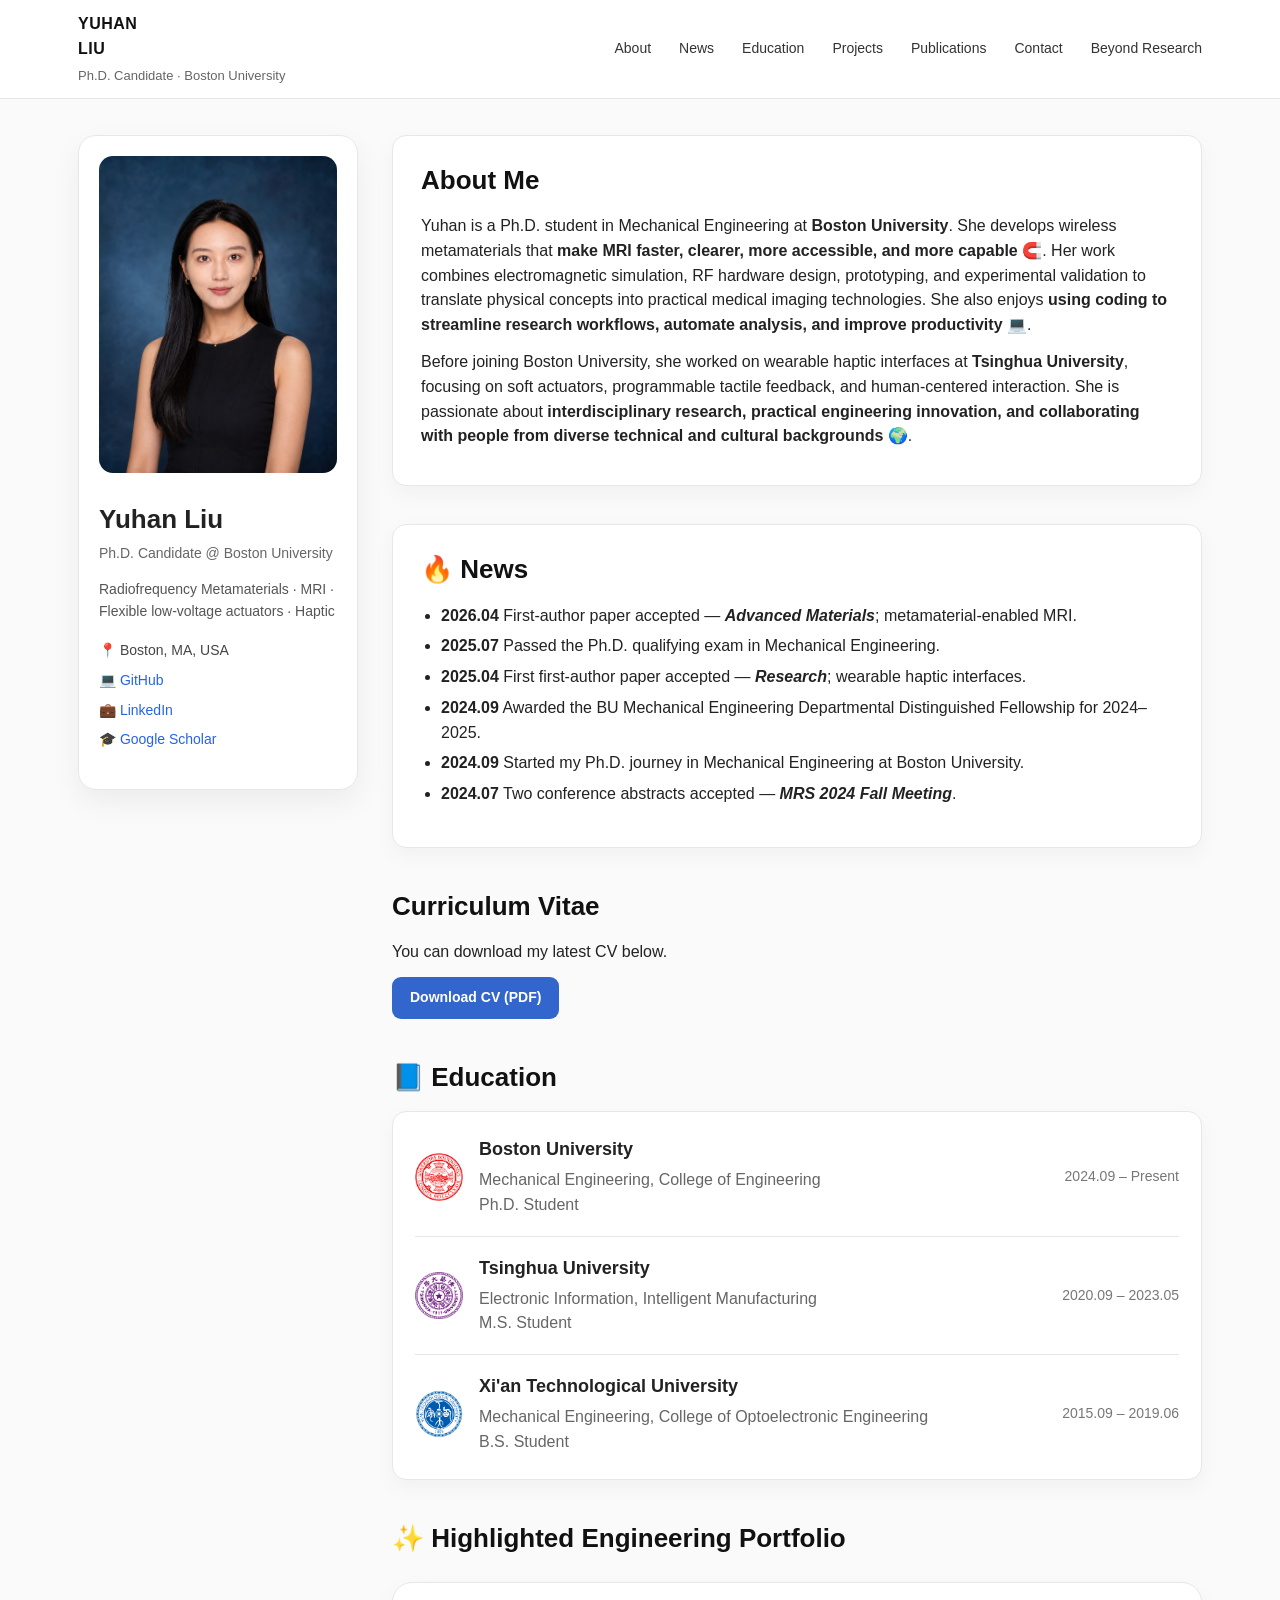
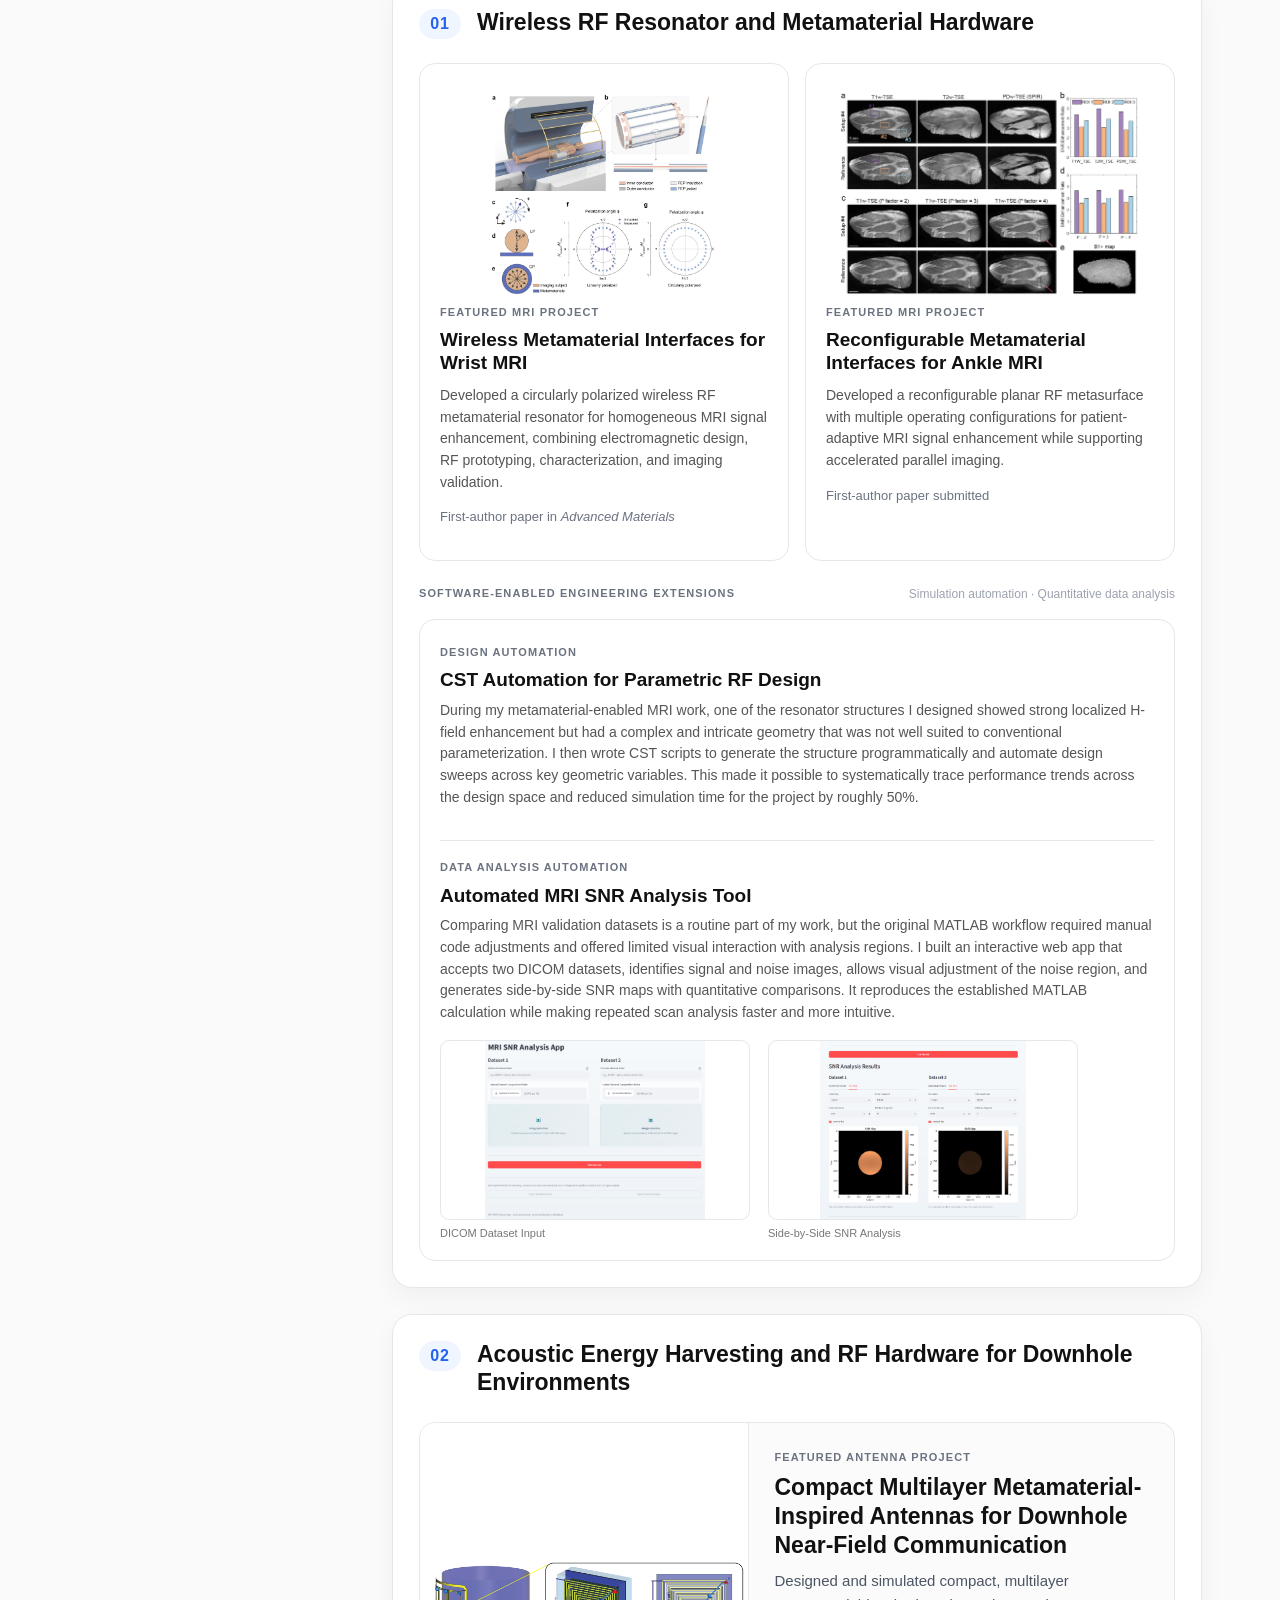
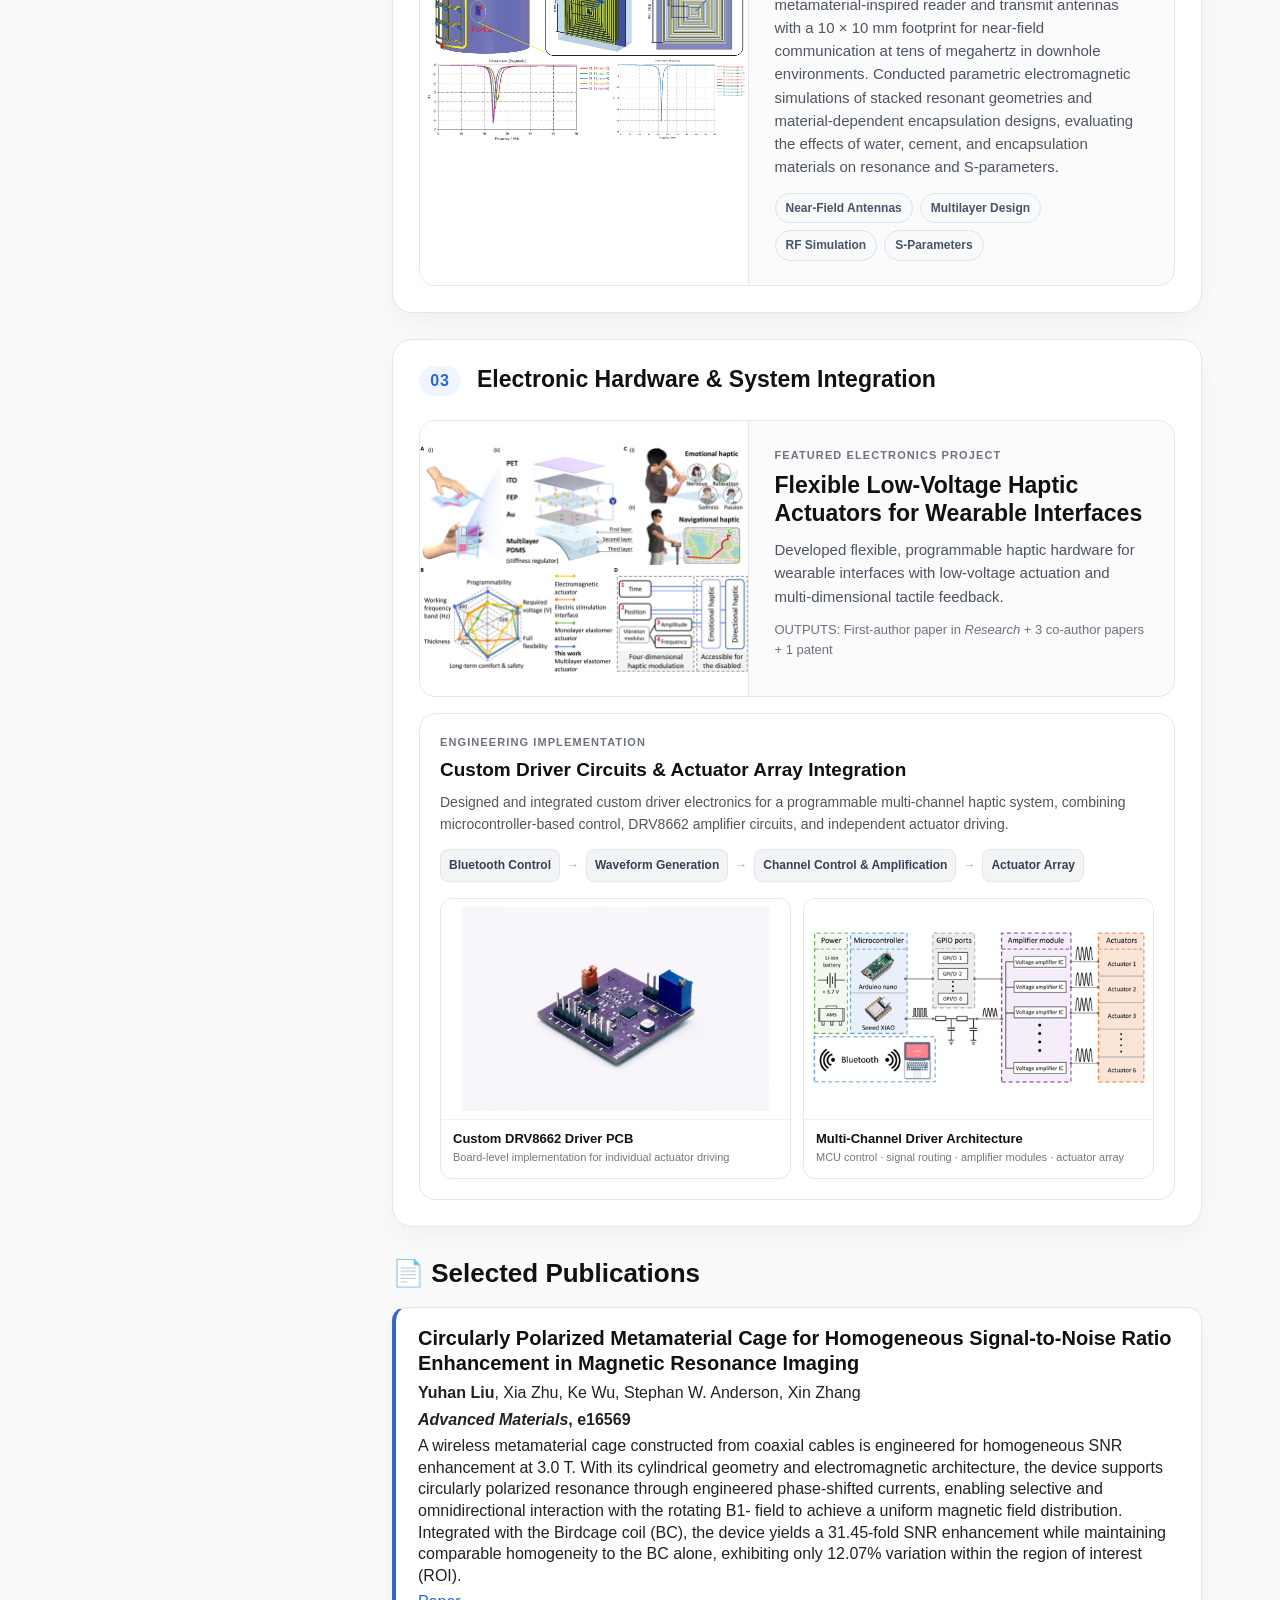
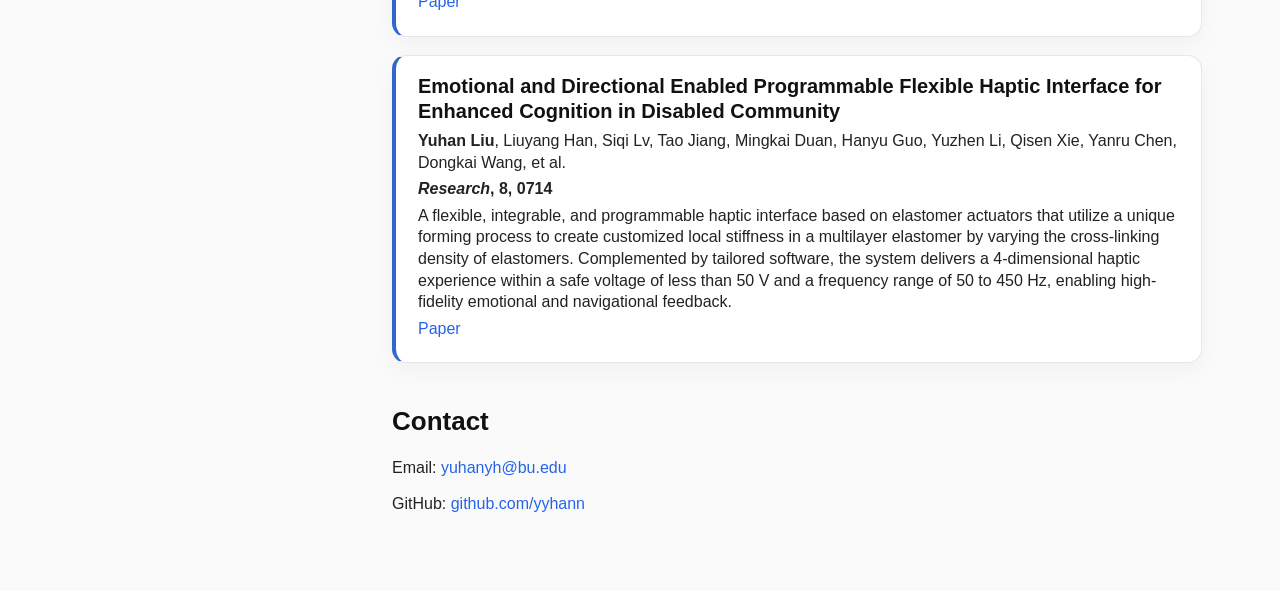
<file: index.html>
<!DOCTYPE html>
<html lang="en">
<head>
  <meta charset="UTF-8" />
  <meta name="viewport" content="width=device-width, initial-scale=1.0" />
  <title>Yuhan Liu | Personal Website</title>
  <link rel="stylesheet" href="style.css" />
</head>

<body>
  <header class="top-nav">
    <div class="nav-inner">
      <div class="site-title">
        <a href="#">YUHAN<br>LIU</a>
        <span>Ph.D. Candidate · Boston University</span>
      </div>

      <nav>
        <a href="#about">About</a>
        <a href="#news">News</a>
        <a href="#education">Education</a>
        <a href="#projects">Projects</a>
        <a href="#publications">Publications</a>
        <a href="#contact">Contact</a>
        <a href="beyond.html">Beyond Research</a>
      </nav>
    </div>
  </header>

  <main class="page">
    <aside class="profile-card">
      <img src="images/profile.jpg" alt="Yuhan Liu" class="profile-photo" />

      <h1>Yuhan Liu</h1>
      <p class="subtitle">Ph.D. Candidate @ Boston University</p>

      <p class="keywords">
        Radiofrequency Metamaterials · MRI · Flexible low-voltage actuators · Haptic
      </p>

      <div class="contact-list">
        <p>📍 Boston, MA, USA</p>
        <!--<p>✉️ <a href="mailto:yuhanyh@bu.edu">yuhanyh@bu.edu</a></p>-->
        <p>💻 <a href="https://github.com/yyhann" target="_blank">GitHub</a></p>
        <p>💼 <a href="https://www.linkedin.com/in/yuhanyh-liu" target="_blank">LinkedIn</a></p>
        <p>🎓 <a href="https://scholar.google.com/citations?user=xKN8NXgAAAAJ" target="_blank">Google Scholar</a></p>
      </div>
    </aside>

    <section class="content">
      <section id="about" class="section boxed-section">
        <h2>About Me</h2>
        <p>
          Yuhan is a Ph.D. student in Mechanical Engineering at <strong>Boston University</strong>. She develops wireless metamaterials that <strong>make MRI faster, clearer, more accessible, and more capable</strong> 🧲.
          Her work combines electromagnetic simulation, RF hardware design, prototyping, and experimental validation to translate physical concepts into practical medical imaging technologies.
          She also enjoys <strong>using coding to streamline research workflows, automate analysis, and improve productivity</strong> 💻.
        </p>
        <p>
          Before joining Boston University, she worked on wearable haptic interfaces at <strong>Tsinghua University</strong>, focusing on soft actuators, programmable tactile feedback, and human-centered interaction.
          She is passionate about <strong>interdisciplinary research, practical engineering innovation, and collaborating with people from diverse technical and cultural backgrounds</strong> 🌍.
        </p>
      </section>

      <section id="news" class="section boxed-section">
        <h2>🔥 News</h2>
        <ul class="news-list">
          <li><strong>2026.04</strong> First-author paper accepted — <strong><em>Advanced Materials</em></strong>; metamaterial-enabled MRI.</li>
          <li><strong>2025.07</strong> Passed the Ph.D. qualifying exam in Mechanical Engineering.</li>
          <li><strong>2025.04</strong> First first-author paper accepted — <strong><em>Research</em></strong>; wearable haptic interfaces.</li>
          <li><strong>2024.09</strong> Awarded the BU Mechanical Engineering Departmental Distinguished Fellowship for 2024–2025.</li>
          <li><strong>2024.09</strong> Started my Ph.D. journey in Mechanical Engineering at Boston University.</li>
          <li><strong>2024.07</strong> Two conference abstracts accepted — <strong><em>MRS 2024 Fall Meeting</em></strong>.</li>
        </ul>
      </section>

      <section id="cv" class="section">
        <h2>Curriculum Vitae</h2>
        <p>You can download my latest CV below.</p>
        <a class="inline-button" href="docs/Yuhan_Liu_CV.pdf" target="_blank">Download CV (PDF)</a>
      </section>

      <section id="education" class="section">
        <h2>📘 Education</h2>
      
        <div class="education-box">
          <div class="education-item">
            <div class="education-left">
              <img src="images/bu-logo.png" alt="Boston University logo" class="education-logo" />
              <div>
                <h3>Boston University</h3>
                <p>Mechanical Engineering, College of Engineering</p>
                <p>Ph.D. Student</p>
              </div>
            </div>
            <span>2024.09 – Present</span>
          </div>
      
          <div class="education-item">
            <div class="education-left">
              <img src="images/tsinghua-logo.png" alt="Tsinghua University logo" class="education-logo" />
              <div>
                <h3>Tsinghua University</h3>
                <p>Electronic Information, Intelligent Manufacturing</p>
                <p>M.S. Student</p>
              </div>
            </div>
            <span>2020.09 – 2023.05</span>
          </div>
      
          <div class="education-item">
            <div class="education-left">
              <img src="images/xatu-logo.png" alt="Xi'an Technological University logo" class="education-logo" />
              <div>
                <h3>Xi'an Technological University</h3>
                <p>Mechanical Engineering, College of Optoelectronic Engineering</p>
                <p>B.S. Student</p>
              </div>
            </div>
            <span>2015.09 – 2019.06</span>
          </div>
        </div>
      </section>

  
      <section id="projects" class="section">
        <div class="projects-heading">
          <div>
            <h2>✨ Highlighted Engineering Portfolio</h2>
          </div>
      
        </div>
      
      
        <!-- =========================================================
             01. RF & ELECTROMAGNETIC HARDWARE
             ========================================================= -->
<section class="project-area">

  <div class="project-area-header">
    <span class="project-area-number">01</span>

    <div>
      <h3>Wireless RF Resonator and Metamaterial Hardware</h3>
    </div>
  </div>


  <!-- =====================================================
       MAIN MRI HARDWARE PROJECTS
       ===================================================== -->
  <div class="extension-grid">

    <!-- Wrist MRI -->
    <article class="extension-card">

      <img
        src="images/project1.png"
        alt="Wireless Metamaterial Interfaces for Wrist MRI"
        class="extension-image"
      />

      <p class="mini-label">FEATURED MRI PROJECT</p>

      <h4>
        <a
          href="https://doi.org/10.1002/adma.202516569"
          target="_blank"
        >
          Wireless Metamaterial Interfaces for Wrist MRI
        </a>
      </h4>

      <p class="extension-summary">
        Developed a circularly polarized wireless RF metamaterial resonator
        for homogeneous MRI signal enhancement, combining electromagnetic
        design, RF prototyping, characterization, and imaging validation.
      </p>

      <p class="project-links-line">
        First-author paper in <em>Advanced Materials</em>
      </p>

    </article>


    <!-- Ankle MRI -->
    <article class="extension-card">

      <img
        src="images/project2.png"
        alt="Wireless Metamaterial Interfaces for Ankle MRI"
        class="extension-image"
      />

      <p class="mini-label">FEATURED MRI PROJECT</p>

      <h4>
        <a
          href="https://arxiv.org/abs/2605.24791"
          target="_blank"
        >
          Reconfigurable Metamaterial Interfaces for Ankle MRI
        </a>
      </h4>

      <p class="extension-summary">
        Developed a reconfigurable planar RF metasurface with multiple operating
        configurations for patient-adaptive MRI signal enhancement while
        supporting accelerated parallel imaging.
      </p>

      <p class="project-links-line">
        First-author paper submitted
      </p>

    </article>

  </div>


  <!-- =====================================================
       SOFTWARE-ENABLED ENGINEERING EXTENSIONS
       ===================================================== -->
        <div class="extension-title-row">
      
          <p class="mini-label">
            SOFTWARE-ENABLED ENGINEERING EXTENSIONS
          </p>
      
          <span>Simulation automation · Quantitative data analysis</span>
      
        </div>
      
      
<article class="extension-card single-extension software-extension-card">

  <!-- CST Automation -->
  <div class="software-extension-item">

    <p class="mini-label">DESIGN AUTOMATION</p>

    <h4>CST Automation for Parametric RF Design</h4>

    <p class="extension-summary">
      During my metamaterial-enabled MRI work, one of the resonator structures I designed showed strong localized H-field enhancement 
      but had a complex and intricate geometry that was not well suited to conventional parameterization. 
      I then wrote CST scripts to generate the structure programmatically and automate design sweeps across key geometric variables. 
      This made it possible to systematically trace performance trends across the design space and reduced simulation time for the project by roughly 50%.
    </p>

  </div>


  <!-- SNR Analysis -->
  <div class="software-extension-item">

    <p class="mini-label">DATA ANALYSIS AUTOMATION</p>

    <h4>Automated MRI SNR Analysis Tool</h4>

    <p class="extension-summary">
      Comparing MRI validation datasets is a routine part of my work, but the original MATLAB workflow required manual code adjustments and offered limited visual interaction
      with analysis regions. I built an interactive web app that accepts two DICOM datasets, identifies signal and noise images, allows visual adjustment of the noise region,
      and generates side-by-side SNR maps with quantitative comparisons.
      It reproduces the established MATLAB calculation while making repeated scan analysis faster and more intuitive.
    </p>


    <div class="snr-preview-grid">

      <div class="snr-preview-item">
        <img
          src="images/snr-tool-upload.png"
          alt="MRI SNR analysis app DICOM dataset upload interface"
          class="snr-preview-image"
        />

        <span>DICOM Dataset Input</span>
      </div>


      <div class="snr-preview-item">
        <img
          src="images/snr-tool-results.png"
          alt="Side-by-side MRI SNR map comparison results"
          class="snr-preview-image"
        />

        <span>Side-by-Side SNR Analysis</span>
      </div>

    </div>

  </div>

</article>
      
      </section>
            
      
      
        <!-- =========================================================
             02. ANTENNA DESIGN, FABRICATION & RF VALIDATION
             ========================================================= -->
        <section class="project-area">
      
          <div class="project-area-header">
      
            <span class="project-area-number">02</span>
      
            <div>
              <h3>Acoustic Energy Harvesting and RF Hardware for Downhole Environments</h3>
            </div>
      
          </div>
      
      
          <!-- Main antenna project -->
          <div class="featured-project compact-feature">
      
            <div class="featured-project-visual">
      
              <img
                src="images/project3.png"
                alt="Metamaterial-inspired antennas for underwater wireless communication"
                class="featured-project-image"
              />
      
            </div>
      
      
            <div class="featured-project-content">
      
              <p class="mini-label">FEATURED ANTENNA PROJECT</p>
      
              <h4>
                Compact Multilayer Metamaterial-Inspired Antennas for Downhole Near-Field Communication
              </h4>
      
              <p>
                Designed and simulated compact, multilayer metamaterial-inspired reader and transmit antennas with a 10 × 10 mm footprint for near-field communication at tens of megahertz in downhole environments. 
                Conducted parametric electromagnetic simulations of stacked resonant geometries and material-dependent encapsulation designs, evaluating the effects of water, cement, and encapsulation materials on resonance and S-parameters.
              </p>
      
              <div class="chip-row">
                <span>Near-Field Antennas</span>
                <span>Multilayer Design</span>
                <span>RF Simulation</span>
                <span>S-Parameters</span>
              </div>
      
            </div>
      
          </div>
      
      
          <!-- Acoustic energy harvester project -->
      <!--    <article class="extension-card single-extension">
          
            <div class="extension-card-header">
          
              <div>
                <p class="mini-label">ENERGY HARVESTING</p>
          
                <h4>Acoustic Energy Harvester for Downhole Environments</h4>
              </div>
          
            </div>
          
          
            <p class="extension-summary">
              Developed a PZT bimorph acoustic energy harvester using COMSOL multiphysics
              simulations, coupling structural mechanics, acoustics, and electrostatics
              to optimize resonant behavior for downhole environments.
            </p>
          
          
            <div class="automation-workflow">
          
              <span>Multiphysics Modeling</span>
          
              <span class="workflow-arrow">→</span>
          
              <span>Parametric Design</span>
          
              <span class="workflow-arrow">→</span>
          
              <span>Resonance Optimization</span>
          
              <span class="workflow-arrow">→</span>
          
              <span>Energy Output</span>
          
            </div>
          
          
            <div class="visual-pair">
          
              <div class="image-placeholder">
                <span class="placeholder-title">IMAGE PLACEHOLDER</span>
          
                <span>
                  Acoustic Energy Harvester Design
                </span>
          
                <small>
                  PZT bimorph / dual-cantilever structure
                </small>
              </div>
          
          
              <div class="image-placeholder">
                <span class="placeholder-title">RESULT PLACEHOLDER</span>
          
                <span>
                  Simulated Resonance &amp; Output Performance
                </span>
          
                <small>
                  Resonant frequency and voltage comparison
                </small>
              </div>
          
            </div>
          
          
            <p class="extension-note">
              <strong>Engineering outcome:</strong>
              a crossed dual-cantilever configuration shifted the resonant response
              into the 1–2 kHz range and increased peak output voltage by approximately
              3.6× compared with the single-cantilever baseline.
            </p>
          
          </article>
      -->
        </section>
      
      
      
        <!-- =========================================================
             03. ELECTRONIC HARDWARE & SYSTEM INTEGRATION
             ========================================================= -->
        <section class="project-area">
        
          <div class="project-area-header">
        
            <span class="project-area-number">03</span>
        
            <div>
              <h3>Electronic Hardware &amp; System Integration</h3>
            </div>
        
          </div>
        
        
          <!-- Main haptic project -->
          <div class="featured-project compact-feature">
        
            <div class="featured-project-visual">
        
              <img
                src="images/project4.png"
                alt="Flexible low-voltage haptic actuators for wearable interfaces"
                class="featured-project-image"
              />
        
            </div>
        
        
            <div class="featured-project-content">
        
              <p class="mini-label">FEATURED ELECTRONICS PROJECT</p>
        
              <h4>
                <a
                  href="https://spj.science.org/doi/full/10.34133/research.0714"
                  target="_blank"
                >
                  Flexible Low-Voltage Haptic Actuators for Wearable Interfaces
                </a>
              </h4>
        
              <p>
                Developed flexible, programmable haptic hardware for wearable interfaces
                with low-voltage actuation and multi-dimensional tactile feedback.
              </p>
        
              <p class="project-links-line">
                OUTPUTS: First-author paper in <em>Research</em> + 3 co-author papers + 1 patent
              </p>
        
            </div>
        
          </div>
        
        
          <!-- Driver electronics / system integration extension -->
          <article class="extension-card single-extension">
        
            <div class="extension-card-header">
        
              <div>
                <p class="mini-label">ENGINEERING IMPLEMENTATION</p>
        
                <h4>Custom Driver Circuits &amp; Actuator Array Integration</h4>
              </div>
        
            </div>
        
        
            <p class="extension-summary">
              Designed and integrated custom driver electronics for a programmable
              multi-channel haptic system, combining microcontroller-based control,
              DRV8662 amplifier circuits, and independent actuator driving.
            </p>
        
        
            <div class="automation-workflow">
        
              <span>Bluetooth Control</span>
        
              <span class="workflow-arrow">→</span>
        
              <span>Waveform Generation</span>
        
              <span class="workflow-arrow">→</span>
        
              <span>Channel Control &amp; Amplification</span>
        
              <span class="workflow-arrow">→</span>
        
              <span>Actuator Array</span>
        
            </div>
        
        
            <div class="visual-pair">
        
              <!-- Left: Custom PCB -->
              <div class="project-visual-block">
        
                <img
                  src="images/haptic-driver-pcb.png"
                  alt="Custom DRV8662 driver PCB"
                  class="extension-image"
                />
        
                <div class="visual-caption">
                  <strong>Custom DRV8662 Driver PCB</strong>
                  <span>
                    Board-level implementation for individual actuator driving
                  </span>
                </div>
        
              </div>
        
        
              <!-- Right: System architecture -->
              <div class="project-visual-block">
        
                <img
                  src="images/haptic-driver-system.png"
                  alt="Multi-channel haptic driver system architecture"
                  class="extension-image"
                />
        
                <div class="visual-caption">
                  <strong>Multi-Channel Driver Architecture</strong>
                  <span>
                    MCU control · signal routing · amplifier modules · actuator array
                  </span>
                </div>
        
              </div>
        
            </div>
        
          </article>
        
        </section>
      
      <section id="publications" class="section">
        <h2>📄 Selected Publications</h2>
      
        <div class="publication-list">
          <div class="publication-item">
            <h3>
              Circularly Polarized Metamaterial Cage for Homogeneous Signal-to-Noise Ratio Enhancement in Magnetic Resonance Imaging
            </h3>
            <p class="publication-authors">
              <strong>Yuhan Liu</strong>, Xia Zhu, Ke Wu, Stephan W. Anderson, Xin Zhang
            </p>
            <p class="publication-venue">
              <strong><em>Advanced Materials</em>, e16569</strong>
            </p>
            <p class="publication-description">
              A wireless metamaterial cage constructed from coaxial cables is engineered for homogeneous SNR enhancement at 3.0 T. 
              With its cylindrical geometry and electromagnetic architecture, the device supports circularly polarized resonance through engineered phase-shifted currents, 
              enabling selective and omnidirectional interaction with the rotating B1- field to achieve a uniform magnetic field distribution. Integrated with the Birdcage coil (BC), 
              the device yields a 31.45-fold SNR enhancement while maintaining comparable homogeneity to the BC alone, exhibiting only 12.07% variation within the region of interest (ROI). 
            </p>
            <p class="publication-links">
              <a href="https://advanced.onlinelibrary.wiley.com/doi/abs/10.1002/adma.202516569" target="_blank">Paper</a>
            </p>
          </div>
      
          <div class="publication-item">
            <h3>
              Emotional and Directional Enabled Programmable Flexible Haptic Interface for Enhanced Cognition in Disabled Community
            </h3>
            <p class="publication-authors">
              <strong>Yuhan Liu</strong>, Liuyang Han, Siqi Lv, Tao Jiang, Mingkai Duan, Hanyu Guo, Yuzhen Li, Qisen Xie, Yanru Chen, Dongkai Wang, et al.
            </p>
            <p class="publication-venue">
              <strong><em>Research</em>, 8, 0714</strong>
            </p>
            <p class="publication-description">
              A flexible, integrable, and programmable haptic interface based on elastomer actuators that utilize a unique forming process to create customized local stiffness in 
              a multilayer elastomer by varying the cross-linking density of elastomers. Complemented by tailored software, the system delivers a 4-dimensional haptic experience within 
              a safe voltage of less than 50 V and a frequency range of 50 to 450 Hz, enabling high-fidelity emotional and navigational feedback. 
            </p>
            <p class="publication-links">
              <a href="https://spj.science.org/doi/full/10.34133/research.0714" target="_blank">Paper</a>
            </p>
          </div>
        </div>
      </section>

      <section id="contact" class="section">
        <h2>Contact</h2>
        <p>
          Email: <a href="mailto:yuhanyh@bu.edu">yuhanyh@bu.edu</a>
        </p>
        <p>
          GitHub: <a href="https://github.com/yyhann" target="_blank">github.com/yyhann</a>
        </p>
      </section>
    </section>
  </main>
</body>
</html>
</file>
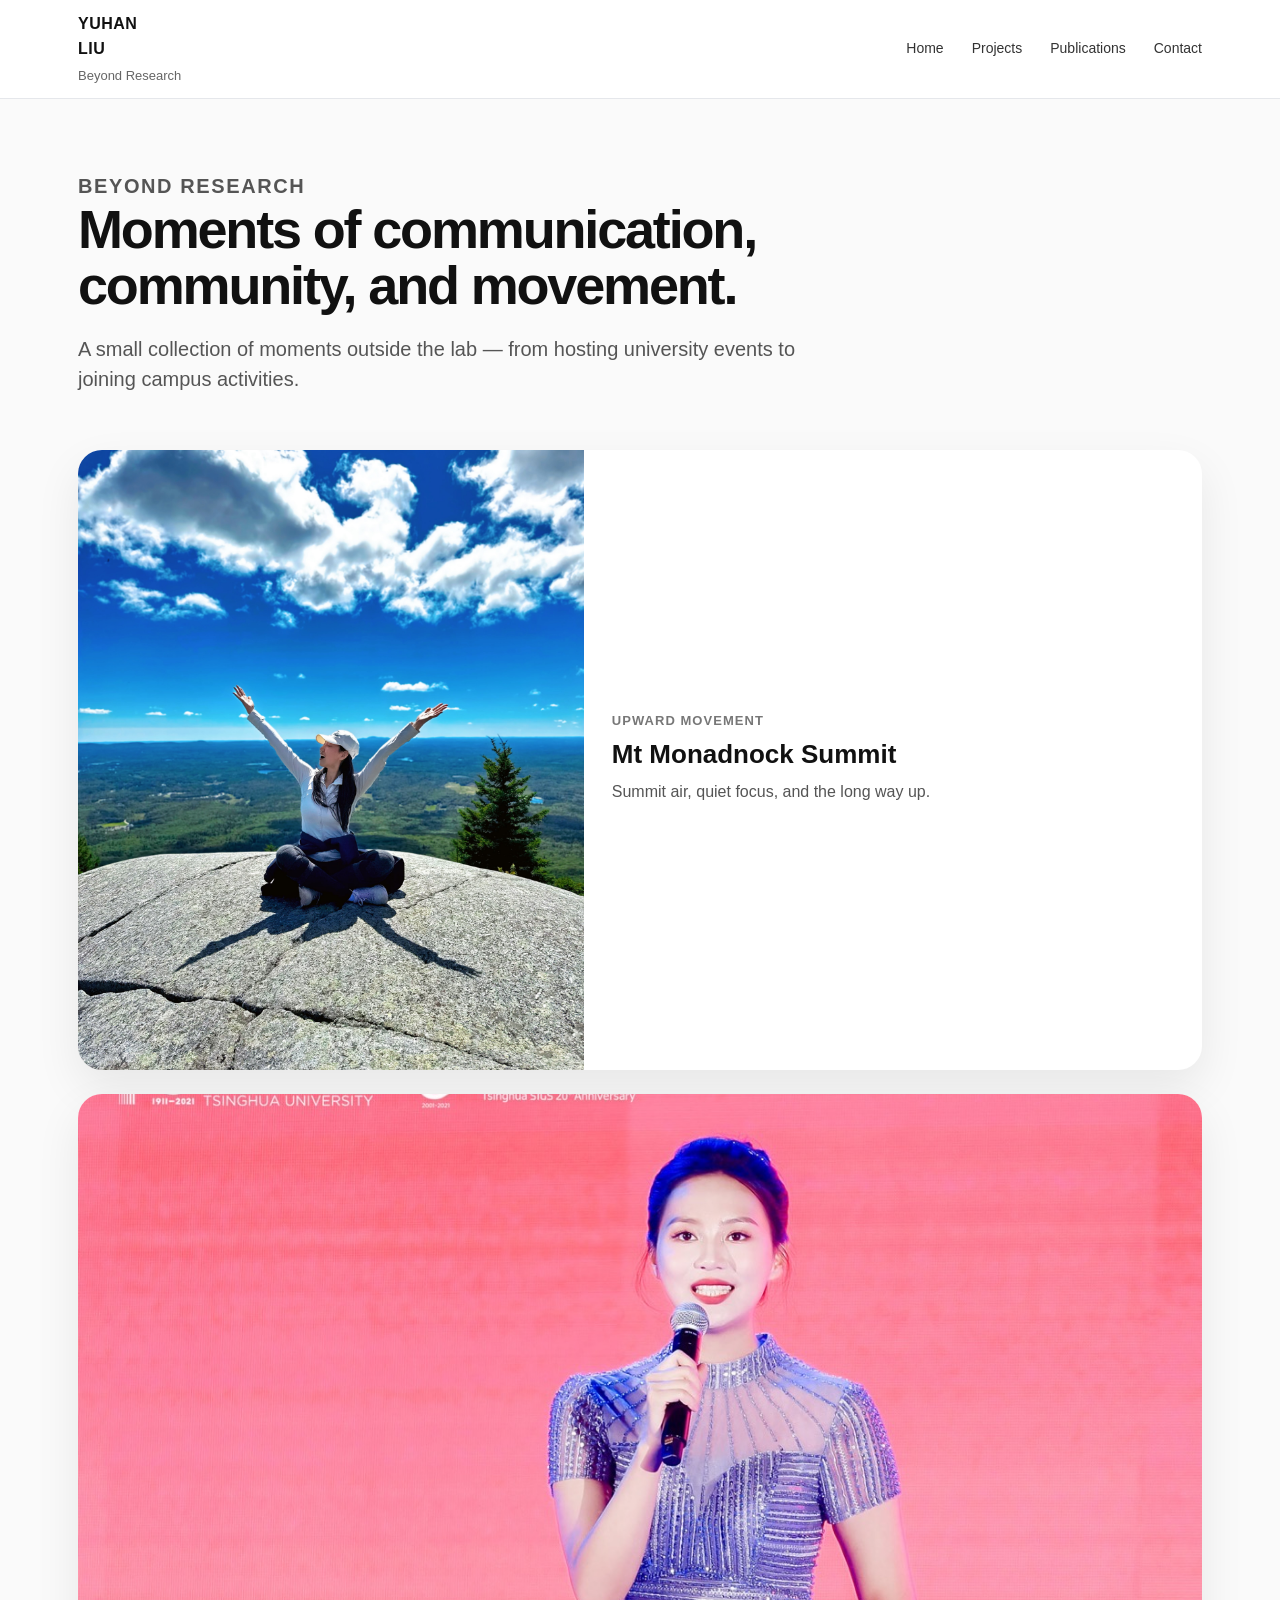
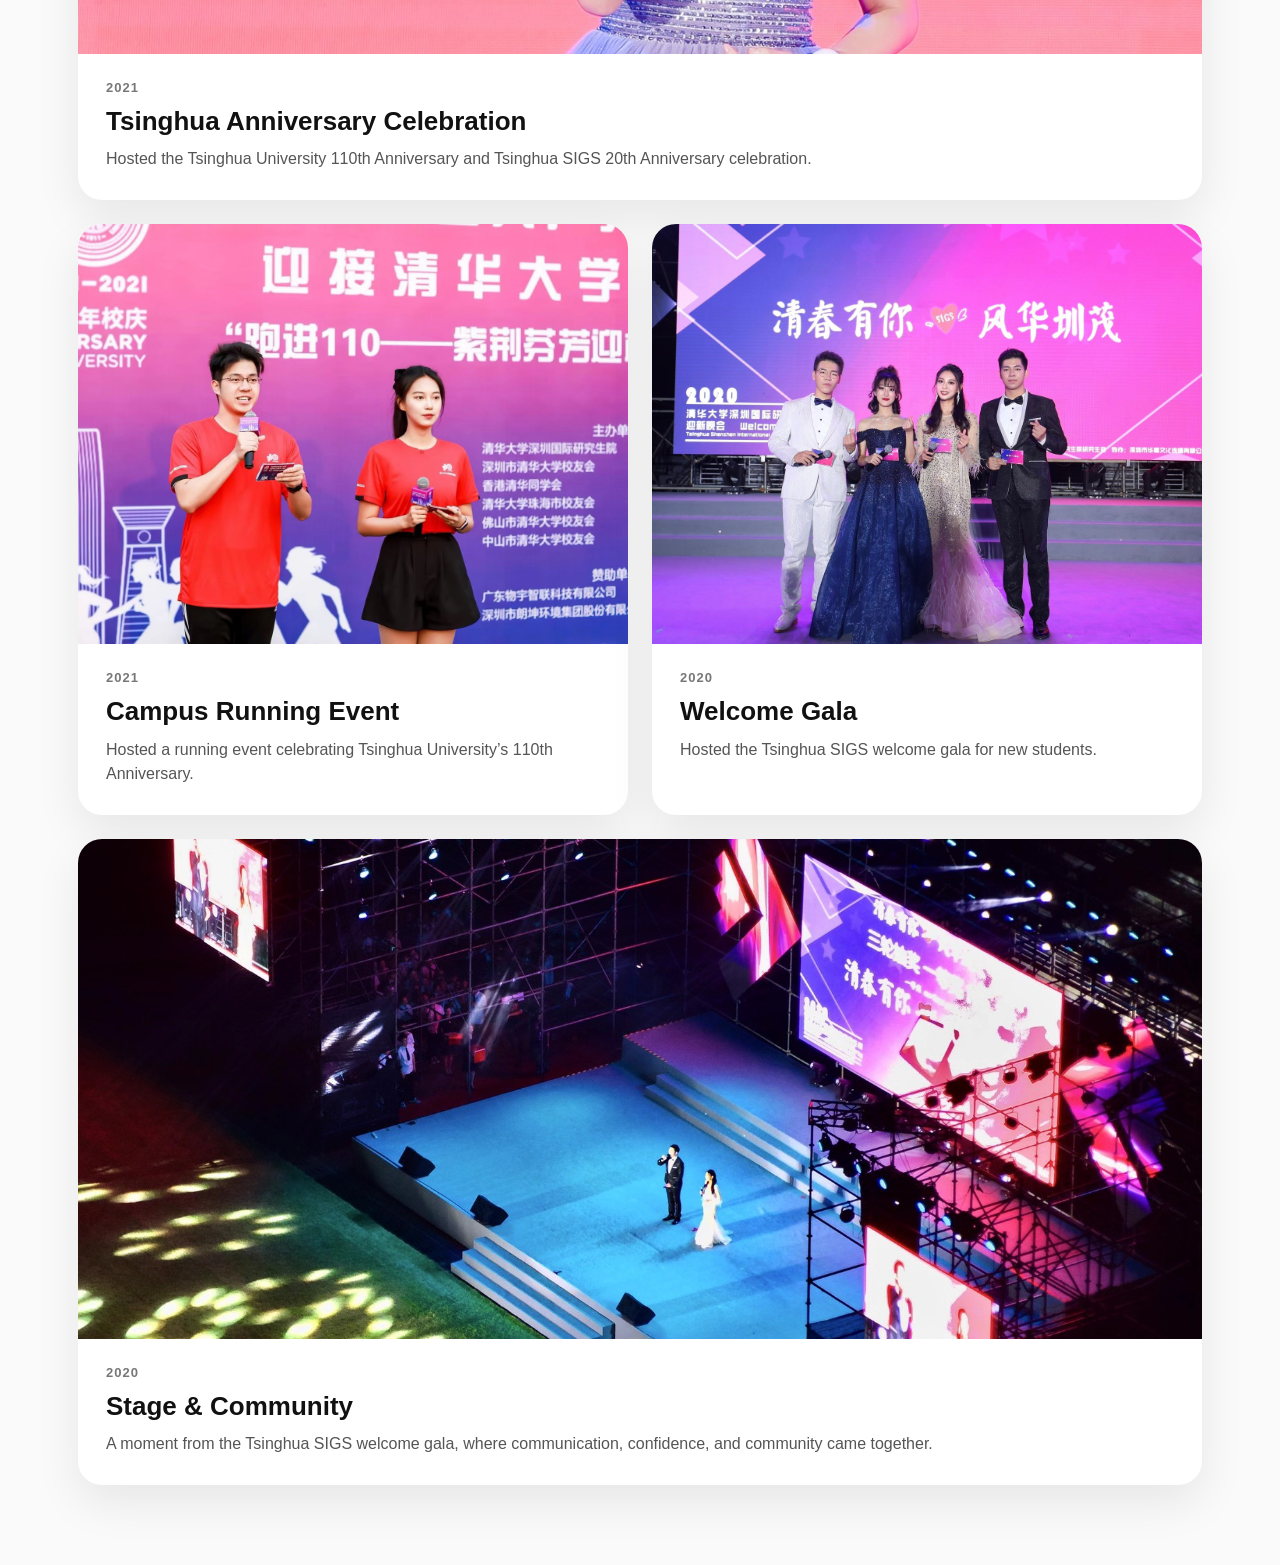
<file: beyond.html>
<!DOCTYPE html>
<html lang="en">
<head>
  <meta charset="UTF-8" />
  <meta name="viewport" content="width=device-width, initial-scale=1.0" />
  <title>Beyond Research | Yuhan Liu</title>
  <link rel="stylesheet" href="style.css" />
</head>

<body>
  <header class="top-nav">
    <div class="nav-inner">
      <div class="site-title">
        <a href="index.html">YUHAN<br>LIU</a>
        <span>Beyond Research</span>
      </div>

      <nav>
        <a href="index.html">Home</a>
        <a href="index.html#projects">Projects</a>
        <a href="index.html#publications">Publications</a>
        <a href="index.html#contact">Contact</a>
      </nav>
    </div>
  </header>

  <main class="beyond-page">
    <section class="beyond-hero">
      <p class="eyebrow">Beyond Research</p>
      <h1>Moments of communication, community, and movement.</h1>
      <p>
        A small collection of moments outside the lab — from hosting university events to joining campus activities.
      </p>
    </section>

    <section class="activity-grid">
      <article class="activity-card portrait-feature">
        <img src="images/activity5.jpeg" alt="Mt Monadnock summit photo" />
        <div class="activity-caption">
          <span>Upward movement</span>
          <h2>Mt Monadnock Summit</h2>
          <p>
            Summit air, quiet focus, and the long way up.
          </p>
        </div>
      </article>
      
      <article class="activity-card large">
        <img src="images/activity1.jpeg" alt="Hosting Tsinghua University anniversary event" />
        <div class="activity-caption">
          <span>2021</span>
          <h2>Tsinghua Anniversary Celebration</h2>
          <p>
            Hosted the Tsinghua University 110th Anniversary and Tsinghua SIGS 20th Anniversary celebration.
          </p>
        </div>
      </article>

      <article class="activity-card">
        <img src="images/activity2.jpeg" alt="Hosting Tsinghua University anniversary running event" />
        <div class="activity-caption">
          <span>2021</span>
          <h2>Campus Running Event</h2>
          <p>
            Hosted a running event celebrating Tsinghua University’s 110th Anniversary.
          </p>
        </div>
      </article>

      <article class="activity-card">
        <img src="images/activity3.jpeg" alt="Hosting Tsinghua SIGS welcome gala" />
        <div class="activity-caption">
          <span>2020</span>
          <h2>Welcome Gala</h2>
          <p>
            Hosted the Tsinghua SIGS welcome gala for new students.
          </p>
        </div>
      </article>

      <article class="activity-card wide">
        <img src="images/activity4.jpeg" alt="Hosting Tsinghua SIGS welcome gala on stage" />
        <div class="activity-caption">
          <span>2020</span>
          <h2>Stage & Community</h2>
          <p>
            A moment from the Tsinghua SIGS welcome gala, where communication, confidence, and community came together.
          </p>
        </div>
      </article>
    </section>
  </main>
</body>
</html>
</file>
<file: style.css>
* {
  box-sizing: border-box;
}

body {
  margin: 0;
  font-family: -apple-system, BlinkMacSystemFont, "Segoe UI", Roboto, Arial, sans-serif;
  color: #222;
  background: #fafafa;
  line-height: 1.55;
}

a {
  color: #2563eb;
  text-decoration: none;
}

a:hover {
  text-decoration: underline;
}

/* Top navigation */
.top-nav {
  background: #ffffff;
  border-bottom: 1px solid #e5e7eb;
  position: sticky;
  top: 0;
  z-index: 10;
}

.nav-inner {
  max-width: 1180px;
  margin: 0 auto;
  padding: 12px 28px;
  display: flex;
  align-items: center;
  justify-content: space-between;
}

.site-title a {
  font-weight: 800;
  color: #111;
  line-height: 1;
  letter-spacing: 0.5px;
}

.site-title span {
  display: block;
  margin-top: 4px;
  font-size: 13px;
  color: #666;
}

nav {
  display: flex;
  gap: 28px;
  font-size: 14px;
}

nav a {
  color: #333;
}

/* Main layout */
.page {
  max-width: 1180px;
  margin: 36px auto;
  padding: 0 28px;
  display: grid;
  grid-template-columns: 280px 1fr;
  gap: 34px;
  align-items: start;
}

/* Left profile card */
.profile-card {
  background: #ffffff;
  border: 1px solid #e5e7eb;
  border-radius: 18px;
  padding: 20px;
  box-shadow: 0 12px 30px rgba(0, 0, 0, 0.06);
  position: sticky;
  top: 110px;
}

.profile-photo {
  width: 100%;
  border-radius: 14px;
  object-fit: cover;
  margin-bottom: 18px;
}

.profile-card h1 {
  font-size: 26px;
  margin: 0 0 4px;
}

.subtitle {
  margin: 0 0 14px;
  color: #666;
  font-size: 14px;
}

.keywords {
  font-size: 14px;
  color: #555;
  margin-bottom: 18px;
}

.contact-list {
  font-size: 14px;
  color: #444;
  margin-bottom: 18px;
}

.contact-list p {
  margin: 8px 0;
}

.cv-button,
.inline-button {
  display: inline-block;
  background: #3366cc;
  color: white;
  padding: 10px 18px;
  border-radius: 9px;
  font-weight: 700;
  font-size: 14px;
}

.cv-button {
  width: 100%;
  text-align: center;
}

.cv-button:hover,
.inline-button:hover {
  text-decoration: none;
  background: #254ea3;
}

/* Right content */
.content {
  min-width: 0;
}

.section {
  margin-bottom: 38px;
}

.boxed-section {
  background: #ffffff;
  border: 1px solid #e5e7eb;
  border-radius: 14px;
  padding: 24px 28px;
  box-shadow: 0 8px 22px rgba(0, 0, 0, 0.04);
}

.section h2 {
  font-size: 26px;
  margin: 0 0 14px;
  color: #111;
}

.section p {
  font-size: 16px;
  margin: 0 0 12px;
}

.news-list {
  padding-left: 20px;
  margin-top: 8px;
}

.news-list li {
  margin-bottom: 6px;
}

/* Cards */
.card {
  background: #ffffff;
  border: 1px solid #e5e7eb;
  border-radius: 14px;
  padding: 18px 22px;
  margin-bottom: 12px;
  display: flex;
  justify-content: space-between;
  gap: 20px;
  align-items: center;
}

.education-box {
  background: #ffffff;
  border: 1px solid #e5e7eb;
  border-radius: 14px;
  padding: 6px 22px;
  box-shadow: 0 8px 22px rgba(0, 0, 0, 0.04);
}

.education-item {
  display: flex;
  justify-content: space-between;
  gap: 20px;
  align-items: center;
  padding: 18px 0;
  border-bottom: 1px solid #e5e7eb;
}

.education-item:last-child {
  border-bottom: none;
}

.education-item h3 {
  margin: 0 0 4px;
  font-size: 18px;
}

.education-item p {
  margin: 0;
  color: #666;
}

.education-item span {
  color: #777;
  font-size: 14px;
  white-space: nowrap;
}

.education-left {
  display: flex;
  align-items: center;
  gap: 16px;
}

.education-logo {
  width: 48px;
  height: 48px;
  object-fit: contain;
  flex-shrink: 0;
}

.card h3 {
  margin: 0 0 4px;
  font-size: 18px;
}

.card p {
  margin: 0;
  color: #666;
}

.card span {
  color: #777;
  font-size: 14px;
  white-space: nowrap;
}

/* Projects */
.projects-heading {
  display: flex;
  justify-content: space-between;
  align-items: flex-end;
  gap: 28px;
  margin-bottom: 24px;
}

.section-kicker {
  margin: 0 0 6px !important;
  font-size: 12px !important;
  font-weight: 800;
  letter-spacing: 0.12em;
  color: #6b7280;
}

.projects-heading h2 {
  margin-bottom: 0;
}

.projects-intro {
  max-width: 500px;
  margin: 0 !important;
  color: #666;
  font-size: 14px !important;
}


/* Main project area */
.project-area {
  background: #ffffff;
  border: 1px solid #e5e7eb;
  border-radius: 20px;
  padding: 26px;
  margin-bottom: 26px;
  box-shadow: 0 10px 26px rgba(0, 0, 0, 0.045);
}

.project-area-header {
  display: flex;
  gap: 16px;
  align-items: flex-start;
  margin-bottom: 22px;
}

.project-area-number {
  display: inline-flex;
  align-items: center;
  justify-content: center;
  min-width: 42px;
  height: 30px;
  border-radius: 999px;
  background: #eff6ff;
  color: #2563eb;
  font-size: 16px;
  font-weight: 800;
  letter-spacing: 0.06em;
}

.project-area-header h3 {
  margin: 0 0 4px;
  font-size: 23px;
  line-height: 1.2;
  color: #111;
}

.project-area-header p {
  margin: 0 !important;
  color: #666;
  font-size: 14px !important;
  max-width: 720px;
}


/* Featured main project */
.featured-project {
  display: grid;
  grid-template-columns: 1.05fr 1fr;
  gap: 24px;

  border: 1px solid #e5e7eb;
  border-radius: 16px;
  overflow: hidden;

  background: #fbfbfb;
}

.featured-project-visual {
  min-height: 280px;
  background: #ffffff;
  border-right: 1px solid #e5e7eb;

  display: flex;
  align-items: center;
  justify-content: center;
}

.featured-project-image {
  width: 100%;
  height: 100%;
  min-height: 280px;
  max-height: 330px;
  object-fit: contain;
  display: block;
}

.featured-project-content {
  padding: 26px 26px 24px 2px;
  align-self: center;
}

.mini-label {
  margin: 0 0 7px !important;
  font-size: 11px !important;
  font-weight: 800;
  letter-spacing: 0.1em;
  color: #6b7280;
}

.featured-project-content h4,
.extension-card h4 {
  margin: 0 0 10px;
  color: #111;
  line-height: 1.25;
}

.featured-project-content h4 {
  font-size: 23px;
}

.featured-project-content h4 a {
  color: #111;
  text-decoration: none;
}

.featured-project-content h4 a:hover {
  color: #2563eb;
  text-decoration: underline;
}

.extension-card h4 a {
  color: #111;
  text-decoration: none;
}

.extension-card h4 a:hover {
  color: #2563eb;
  text-decoration: underline;
}

.featured-project-content > p:not(.mini-label):not(.project-links-line) {
  color: #4b5563;
  font-size: 15px;
}

.project-links-line {
  font-size: 13px !important;
  color: #6b7280;
  margin-top: 12px !important;
}

.project-links-line span {
  margin: 0 5px;
}


/* Skill chips */
.chip-row {
  display: flex;
  flex-wrap: wrap;
  gap: 7px;
  margin-top: 14px;
}

.chip-row span {
  display: inline-flex;
  align-items: center;

  min-height: 28px;
  padding: 5px 10px;

  border-radius: 999px;
  border: 1px solid #dbe3ef;
  background: #f8fafc;

  color: #475569;
  font-size: 12px;
  font-weight: 600;
}


/* Engineering extensions */
.extension-title-row {
  display: flex;
  justify-content: space-between;
  align-items: center;
  gap: 18px;

  margin: 24px 0 12px;
}

.extension-title-row .mini-label {
  margin: 0 !important;
}

.extension-title-row > span {
  color: #9ca3af;
  font-size: 12px;
}

.extension-grid {
  display: grid;
  grid-template-columns: repeat(2, minmax(0, 1fr));
  gap: 16px;
}

.extension-card {
  background: #ffffff;
  border: 1px solid #e5e7eb;
  border-radius: 16px;
  padding: 20px;
}

.extension-card-header {
  display: flex;
  justify-content: space-between;
  gap: 16px;
  align-items: flex-start;
}

.extension-card h4 {
  font-size: 19px;
}

.extension-badge {
  display: inline-flex;
  align-items: center;
  justify-content: center;

  height: 29px;
  padding: 0 10px;

  border-radius: 999px;
  background: #111827;
  color: #ffffff;

  font-size: 11px;
  font-weight: 800;
  letter-spacing: 0.06em;

  flex-shrink: 0;
}

.extension-summary {
  color: #555;
  font-size: 14px !important;
  margin: 0 0 14px !important;
}


/* Workflow */
.automation-workflow {
  display: flex;
  align-items: center;
  flex-wrap: wrap;
  gap: 7px;

  margin: 14px 0 16px;

  font-size: 12px;
  color: #374151;
}

.automation-workflow > span:not(.workflow-arrow) {
  background: #f3f4f6;
  border: 1px solid #e5e7eb;
  border-radius: 8px;

  padding: 6px 8px;

  font-weight: 600;
}

.workflow-arrow {
  color: #9ca3af;
  font-weight: 700;
}


/* Image layouts */
.visual-pair {
  display: grid;
  grid-template-columns: repeat(2, minmax(0, 1fr));
  gap: 12px;
}

.visual-triple {
  display: grid;
  grid-template-columns: repeat(3, minmax(0, 1fr));
  gap: 10px;
}

.project-visual-block {
  min-width: 0;
  overflow: hidden;
  border: 1px solid #e5e7eb;
  border-radius: 12px;
  background: #ffffff;

  display: flex;
  flex-direction: column;
}

.extension-image {
  width: 100%;
  height: 220px;
  object-fit: contain;
  display: block;
  background: #ffffff;
  padding: 8px;
}

.visual-caption {
  padding: 10px 12px 12px;
  border-top: 1px solid #eef2f7;
  flex: 1;
}

.visual-caption strong {
  display: block;
  margin-bottom: 3px;
  color: #111;
  font-size: 13px;
  line-height: 1.35;
}

.visual-caption span {
  display: block;
  color: #777;
  font-size: 11px;
  line-height: 1.4;
}

.extension-card h4 a {
  color: #111;
  text-decoration: none;
}

.extension-card h4 a:hover {
  color: #111;
  text-decoration: underline;
}

/* Compact SNR tool preview */
.snr-preview-grid {
  display: grid;
  grid-template-columns: repeat(2, minmax(0, 310px));
  gap: 18px;
  margin-top: 16px;
  width: 100%;
  justify-content: start;
}

.snr-preview-item {
  width: 100%;
  min-width: 0;
}

.snr-preview-image {
  width: 100%;
  height: 180px;
  object-fit: contain;
  object-position: center;
  display: block;

  border: 1px solid #e5e7eb;
  border-radius: 9px;
  background: #ffffff;
}

.snr-preview-item span {
  display: block;
  margin-top: 6px;

  color: #777;
  font-size: 11px;
  line-height: 1.3;
}


/* Temporary image placeholders */
.image-placeholder {
  min-height: 155px;

  border: 1.5px dashed #cbd5e1;
  border-radius: 12px;

  background: #f8fafc;

  padding: 16px;

  display: flex;
  flex-direction: column;
  align-items: center;
  justify-content: center;

  text-align: center;
  color: #64748b;
}

.image-placeholder span:not(.placeholder-title) {
  font-size: 13px;
  font-weight: 700;
  color: #475569;
}

.image-placeholder small {
  margin-top: 5px;
  color: #94a3b8;
  font-size: 11px;
}

.placeholder-title {
  margin-bottom: 8px;

  font-size: 10px;
  font-weight: 800;
  letter-spacing: 0.1em;

  color: #94a3b8;
}


/* Engineering outcome */
.extension-note {
  margin: 14px 0 0 !important;
  padding-top: 12px;

  border-top: 1px solid #eef2f7;

  color: #555;
  font-size: 13px !important;
}


/* Software-enabled engineering extensions */
.software-extension-item {
  width: 100%;
  min-width: 0;
  padding: 4px 0 18px;
}

.software-extension-item + .software-extension-item {
  padding-top: 18px;
  border-top: 1px solid #e5e7eb;
}

.software-extension-item:last-child {
  padding-bottom: 0;
}

.software-extension-item h4 {
  margin-bottom: 8px;
}

.software-extension-card {
  width: 100%;
  min-width: 0;
}


/* Extensions below antenna / haptics */
.single-extension {
  margin-top: 16px;
}


/* Slightly smaller featured project layout */
.compact-feature {
  grid-template-columns: 0.9fr 1.1fr;
}

.compact-feature .featured-project-visual {
  min-height: 245px;
}

.compact-feature .featured-project-image {
  min-height: 245px;
  max-height: 290px;
}


/* Responsive project layout */
@media (max-width: 1000px) {
  .extension-grid {
    grid-template-columns: 1fr;
  }

  .visual-triple {
    grid-template-columns: 1fr 1fr;
  }
}


@media (max-width: 850px) {
  .projects-heading {
    flex-direction: column;
    align-items: flex-start;
  }

  .featured-project,
  .compact-feature {
    grid-template-columns: 1fr;
  }

  .featured-project-visual {
    border-right: 0;
    border-bottom: 1px solid #e5e7eb;
    min-height: 220px;
  }

  .featured-project-image,
  .compact-feature .featured-project-image {
    min-height: 220px;
    max-height: 260px;
  }

  .featured-project-content {
    padding: 22px;
  }

  .extension-title-row {
    align-items: flex-start;
    flex-direction: column;
    gap: 3px;
  }
}


@media (max-width: 620px) {
  .project-area {
    padding: 18px;
  }

  .project-area-header {
    flex-direction: column;
    gap: 8px;
  }

  .visual-pair,
  .visual-triple {
    grid-template-columns: 1fr;
  }

  .automation-workflow {
    gap: 5px;
  }

  .workflow-arrow {
    display: none;
  }

  /* Software card on mobile */
  .software-extension-item {
    width: 100%;
    min-width: 0;
  }

  /* SNR screenshots: stacked vertically on mobile */
  .snr-preview-grid {
    grid-template-columns: 1fr;
    gap: 14px;
    width: 100%;
  }

  .snr-preview-item {
    width: 100%;
    min-width: 0;
  }

  .snr-preview-image {
    width: 100%;
    height: auto;
    max-height: 220px;
    object-fit: contain;
  }
}


/* Publications */
.publication-list {
  display: flex;
  flex-direction: column;
  gap: 18px;
}

.publication-item {
  background: #ffffff;
  border: 1px solid #e5e7eb;
  border-left: 4px solid #3366cc;
  border-radius: 14px;
  padding: 18px 22px;
  box-shadow: 0 8px 22px rgba(0, 0, 0, 0.04);
}

.publication-item h3 {
  margin: 0 0 6px;
  line-height: 1.25;
  font-size: 20px;
  color: #111;
}

.publication-item p {
  margin: 0 0 5px;
  line-height: 1.35;
}

.publication-links {
  margin-top: 6px;
}


/* General responsive layout */
@media (max-width: 850px) {
  .nav-inner {
    align-items: flex-start;
    gap: 16px;
    flex-direction: column;
  }

  nav {
    flex-wrap: wrap;
    gap: 14px;
  }

  .page {
    grid-template-columns: 1fr;
  }

  .profile-card {
    position: static;
  }

  .profile-photo {
    max-height: 360px;
  }

  .card {
    flex-direction: column;
    align-items: flex-start;
  }

  .education-item {
    flex-direction: column;
    align-items: flex-start;
  }

  .education-left {
    align-items: flex-start;
  }

  .project-grid {
    grid-template-columns: 1fr;
  }

  .project-image {
    height: 220px;
  }
}


/* Beyond Research page */
.beyond-page {
  max-width: 1180px;
  margin: 0 auto;
  padding: 72px 28px 80px;
}

.beyond-hero {
  max-width: 760px;
  margin-bottom: 56px;
}

.eyebrow {
  font-size: 14px;
  font-weight: 700;
  color: #777;
  letter-spacing: 0.08em;
  text-transform: uppercase;
  margin: 0 0 14px;
}

.beyond-hero h1 {
  font-size: 54px;
  line-height: 1.05;
  letter-spacing: -0.04em;
  margin: 0 0 20px;
  color: #111;
}

.beyond-hero p {
  font-size: 20px;
  line-height: 1.5;
  color: #555;
  margin: 0;
}

.activity-grid {
  display: grid;
  grid-template-columns: repeat(2, 1fr);
  gap: 24px;
}

.activity-card {
  background: #ffffff;
  border-radius: 24px;
  overflow: hidden;
  box-shadow: 0 18px 45px rgba(0, 0, 0, 0.08);
}

.activity-card.large {
  grid-column: span 2;
}

.activity-card.wide {
  grid-column: span 2;
}

.activity-card img {
  width: 100%;
  height: 420px;
  object-fit: cover;
  display: block;
}

.activity-card.large img {
  height: 560px;
}

.activity-card.wide img {
  height: 500px;
}

.activity-card.portrait-feature {
  grid-column: span 2;
  display: grid;
  grid-template-columns: 0.9fr 1.1fr;
  align-items: center;
}

.activity-card.portrait-feature img {
  width: 100%;
  height: 620px;
  object-fit: cover;
}

.activity-caption {
  padding: 24px 28px 28px;
}

.activity-caption span {
  display: block;
  font-size: 13px;
  font-weight: 700;
  color: #777;
  letter-spacing: 0.08em;
  text-transform: uppercase;
  margin-bottom: 8px;
}

.activity-caption h2 {
  font-size: 26px;
  line-height: 1.2;
  margin: 0 0 10px;
  color: #111;
}

.activity-caption p {
  font-size: 16px;
  line-height: 1.55;
  color: #555;
  margin: 0;
}


@media (max-width: 850px) {
  .beyond-page {
    padding: 52px 22px 64px;
  }

  .beyond-hero h1 {
    font-size: 40px;
  }

  .beyond-hero p {
    font-size: 18px;
  }

  .activity-grid {
    grid-template-columns: 1fr;
  }

  .activity-card.large,
  .activity-card.wide {
    grid-column: span 1;
  }

  .activity-card img,
  .activity-card.large img,
  .activity-card.wide img {
    height: 360px;
  }

  .activity-card.portrait-feature {
    grid-column: span 1;
    grid-template-columns: 1fr;
  }

  .activity-card.portrait-feature img {
    height: 520px;
  }
}
</file>
